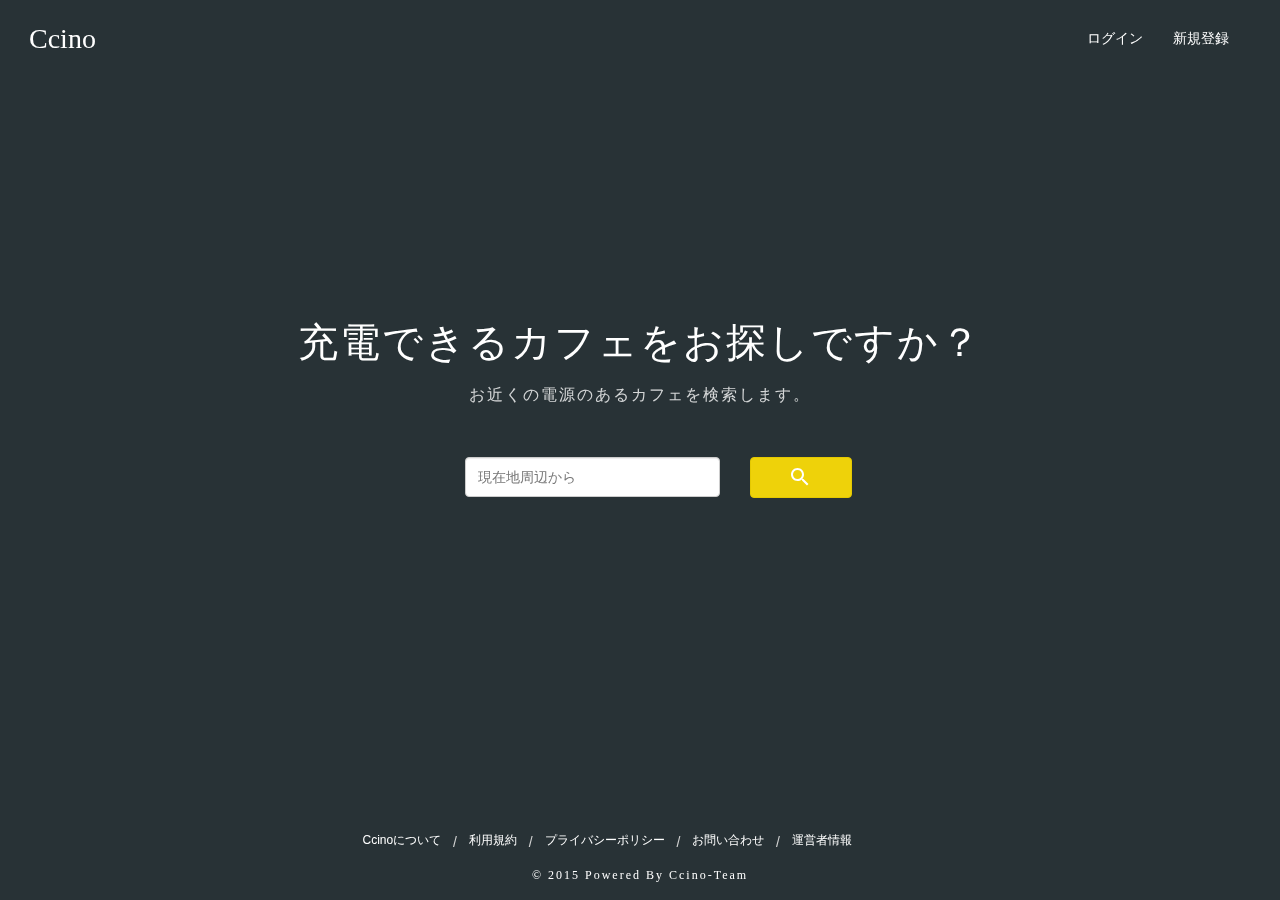
<file: index.html>
<!DOCTYPE html>
<html lang="ja">
<head>
	<title>Ccino</title>

    <!-- meta -->
	<meta charset="UTF-8">
    <meta name="description" content="#">
    <meta name="viewport" content="width=device-width, initial-scale=1.0">

    <!-- link -->
    <link rel="shortcut icon" href="images/favicon.ico" />
    <link rel="stylesheet" href="css/bootstrap.css" />
    <!--<link rel="stylesheet" href="css/bootstrap.min.css" />-->
    <link rel="stylesheet" href="https://code.ionicframework.com/ionicons/2.0.1/css/ionicons.min.css" />
    <!-- <link rel="stylesheet" href="https://cdnjs.cloudflare.com/ajax/libs/animate.css/3.1.1/animate.min.css"> -->
    <link rel="stylesheet" href="css/main.css">

    <!-- script -->
    <script src="js/bootstrap.js"></script>    
    <script src="js/bootstrap.min.js"></script>
    <script src="js/scripts.js"></script>
	<script src="js/jquery-1.12.0.min.js"></script>
    <script type="text/javascript">
        $(function(){
            var setImg = '#main-img';
            var fadeSpeed = 2400;
            var switchDelay = 2400;  
        
            $(setImg).children('img').css({opacity:'0'});
            // $(setImg + ' img:first').stop().animate({opacity:'1',zIndex:'20'},fadeSpeed); 

            setInterval(function(){
            $(setImg + ' :first-child').animate({opacity:'0'},fadeSpeed).next('img').animate({opacity:'1'},fadeSpeed).end().appendTo(setImg);
            },switchDelay);
        });
    </script>
</head>
<body>
    <div class="header">
        <div id="main-img">
                <img src="images/main_img_01.png">
                <img src="images/main_img_02.png">
                <img src="images/main_img_03.png">
                <img src="images/main_img_04.png">
        </div>

        <nav class="navbar navbar-default">
                <div class="container--fluid">
                    <div class="navbar-header">
                          <button type="button" class="navbar-toggle collapsed" data-toggle="collapse" data-target="#bs-example-navbar-collapse-1">
                                <svg width="40px" height="40px" viewBox="0 0 40 40">
                                <g id="Page-1" stroke="none" stroke-width="1" fill="none" fill-rule="evenodd" sketch:type="MSPage">
                                <g id="ic_menu_black_24px" sketch:type="MSLayerGroup" transform="translate(-3.000000, -6.000000)">
                                <path d="M0,0 L24,0 L24,24 L0,24 L0,0 Z" id="Shape" sketch:type="MSShapeGroup"></path>
                                <path d="M3,18 L21,18 L21,16 L3,16 L3,18 L3,18 Z M3,13 L21,13 L21,11 L3,11 L3,13 L3,13 Z M3,6 L3,8 L21,8 L21,6 L3,6 L3,6 Z" id="Shape" fill="#FFFFFF" sketch:type="MSShapeGroup"></path>
                                </g>
                                </g>
                                </svg>
                          </button>
                            <a class="navbar-brand" href="#page-top">Ccino</a>
                    </div>

                    <div class="collapse navbar-collapse" id="bs-example-navbar-collapse-1">
                          <ul class="nav navbar-nav navbar-right">
                            <li><a href="signin.html">ログイン</a></li>        
                            <li><a href="signup.html">新規登録</a></li>
                          </ul>
                    </div>
                </div>
        </nav>



        <div class="header-content">
            <div class="inner">
                <h1>充電できるカフェをお探しですか？</h1>
                <p>お近くの電源のあるカフェを検索します。</p>
            </div>
            <div class="row">
                <div class="col-md-4 col-xs-1"></div>
                　　 <div class="col-md-4 col-xs-16">
                        <div class="col-md-9 col-xs-18">
                            <form role="form">
                                <div class="form-group">
                                    <input type="search" class="form-control" list="area-list" placeholder="現在地周辺から">
                                    <datalist id="area-list">
                                        <option value="東京都"></option>
                                        <option value="神奈川県"></option>
                                        <option value="埼玉県"></option>
                                    </datalist>
                                </div>
                            </form>
                        </div>
                        <div class="col-md-3 col-xs-18">  
                            <button type="submit" class="btn btn-default" style="padding-top:4px; padding-bottom:4px; padding-left:40px; padding-right:40px;">
                                    <svg width="20px" height="20px" viewBox="0 0 20 20" style="margin-top:6px;">
                                        <g id="Page-1" stroke="none" stroke-width="1" fill="none" fill-rule="evenodd" sketch:type="MSPage">
                                            <g id="ic_search_black_24px" sketch:type="MSLayerGroup" transform="translate(-3.000000, -3.000000)">
                                                <path d="M15.5,14 L14.71,14 L14.43,13.73 C15.41,12.59 16,11.11 16,9.5 C16,5.91 13.09,3 9.5,3 C5.91,3 3,5.91 3,9.5 C3,13.09 5.91,16 9.5,16 C11.11,16 12.59,15.41 13.73,14.43 L14,14.71 L14,15.5 L19,20.49 L20.49,19 L15.5,14 L15.5,14 Z M9.5,14 C7.01,14 5,11.99 5,9.5 C5,7.01 7.01,5 9.5,5 C11.99,5 14,7.01 14,9.5 C14,11.99 11.99,14 9.5,14 L9.5,14 Z" id="Shape" fill="#FFFFFF" sketch:type="MSShapeGroup"></path>
                                                <path d="M0,0 L20,0 L20,20 L0,20 L0,0 Z" id="Shape" sketch:type="MSShapeGroup"></path>
                                            </g>
                                        </g>
                                    </svg>
                            </button>                        
                        </div>
                    </div>
                <div class="col-md-4 col-xs-1"></div>
            </div>
        </div>
    </div>

    <div class="footer">
        <div class="container">
            <div class="row">
                <div class="col-md-3"></div>
                <div class="col-md-6">
                    <ul>
                        <li><a href="#about-ccino">Ccinoについて</a></li>
                        <li>&nbsp;/&nbsp;</li>
                        <li><a href="#terms">利用規約</a></li>
                        <li>&nbsp;/&nbsp;</li>
                        <li><a href="#privacypolicy">プライバシーポリシー</a></li>
                        <li>&nbsp;/&nbsp;</li>
                        <li><a href="#contact">お問い合わせ</a></li>
                        <li>&nbsp;/&nbsp;</li>
                        <li><a href="#about-us">運営者情報</a></li>
                    </ul>
                </div>    
                <div class="col-md-3"></div>
            </div>

            <div class="row">
                <div class="col-md-12">
                    <h6 class="wide-space text-center">© 2015 Powered By Ccino-Team</h6>  
                </div>
            </div>
        </div>
    </div>
</body>
</html>
</file>
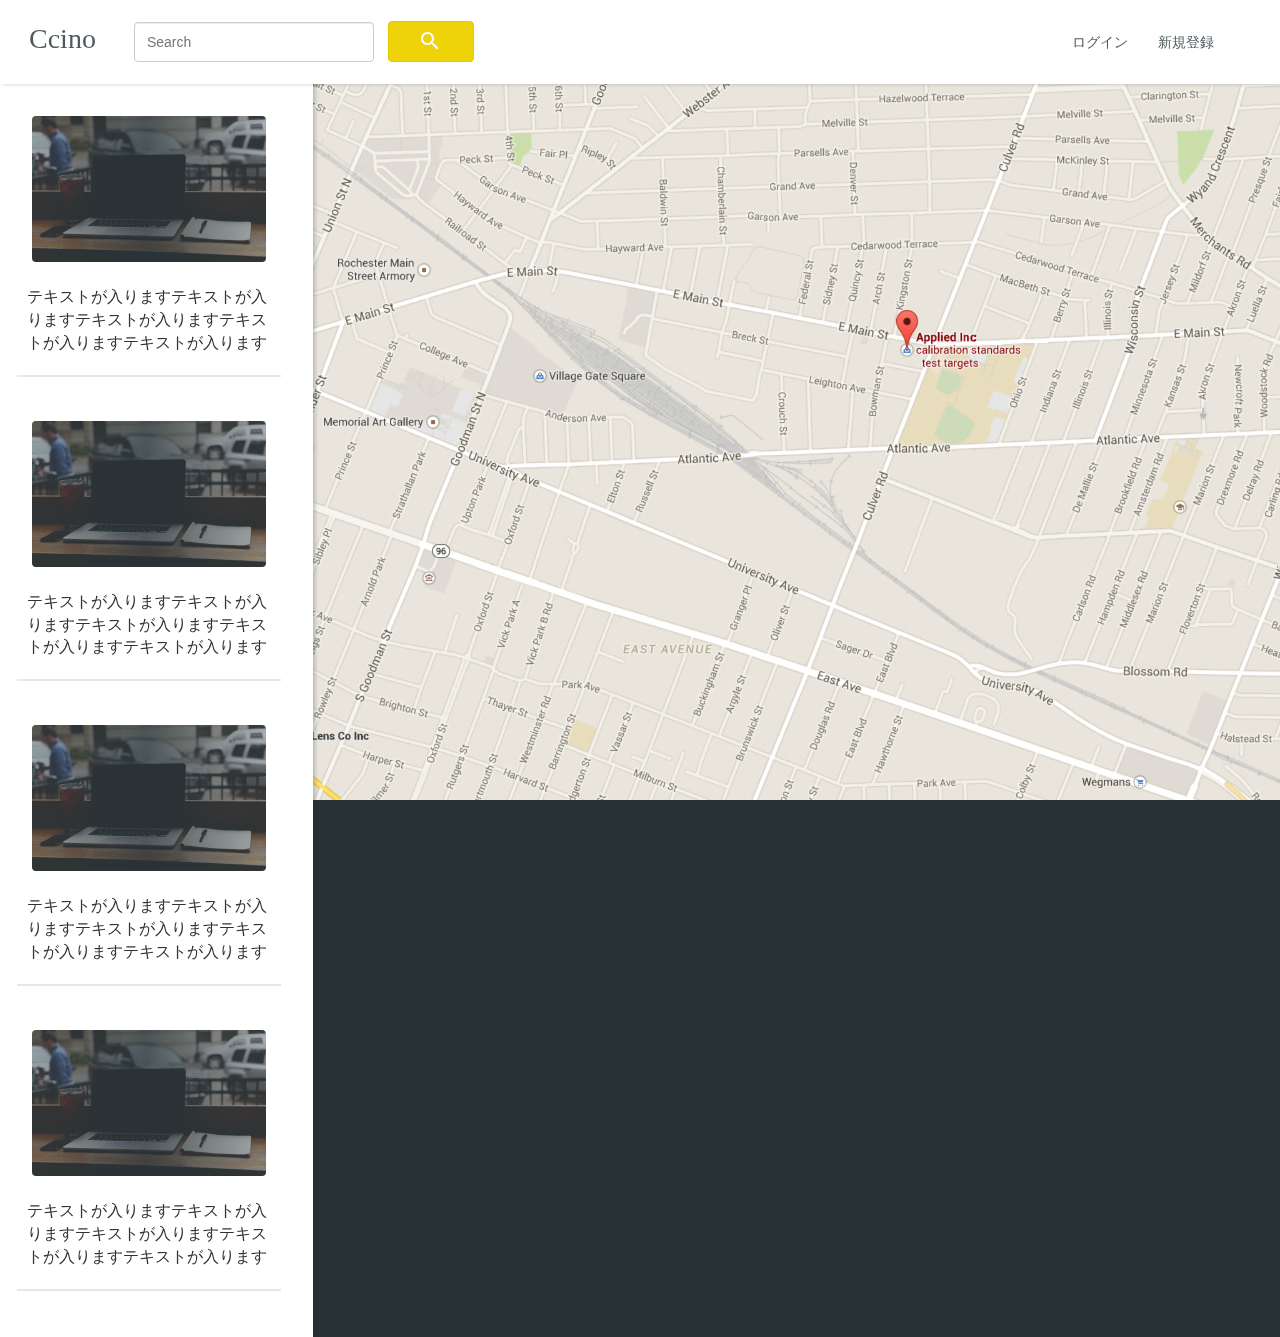
<file: searchresult.html>
<!DOCTYPE html>
<html lang="ja">
<head>
	<title>Ccino</title>

    <!-- meta -->
	<meta charset="UTF-8">
    <meta name="description" content="#">
    <meta name="viewport" content="width=device-width, initial-scale=1.0">

    <!-- link -->
    <link rel="shortcut icon" href="images/favicon.ico">
    <link rel="stylesheet" href="css/bootstrap.css">
    <!-- <link rel="stylesheet" href="css/bootstrap.min.css"> -->
    <link rel="stylesheet" href="https://code.ionicframework.com/ionicons/2.0.1/css/ionicons.min.css">
    <!-- <link rel="stylesheet" href="https://cdnjs.cloudflare.com/ajax/libs/animate.css/3.1.1/animate.min.css"> -->
    <link rel="stylesheet" href="css/main.css">

    <!-- script -->
    <script src="js/bootstrap.js"></script>    
    <script src="js/bootstrap.min.js"></script>
    <script src="js/scripts.js"></script>
	<script src="js/jquery-1.12.0.min.js"></script>  
</head>
<body>
    <div class="container-fluid" style="padding: 0;">    
       
        <!-- map -->
        <div class="row">
            <div class="map col-md-12" style="padding: 0;">
                    <img src="images/map-sample.png">
            </div>
        </div>

        <!-- sidemenu -->
        <div class="row">
            <div class="sidemenu col-md-3" style="padding: 0;">
                <ul class="store-info" style="overflow: scroll; outline: none;">
                    <li>
                          <a href="#">
                            <img src="images/store-sample.png" class="sidemenu-thumbnail">
                            <span>
                                <i class="ion-ios-play"></i>
                            </span>
                          </a>
                          <a href="#">テキストが入りますテキストが入りますテキストが入りますテキストが入りますテキストが入ります</a>
                    </li>
                    <li>
                          <a href="#">
                            <img src="images/store-sample.png" class="sidemenu-thumbnail">
                            <span>
                                <i class="ion-ios-play"></i>
                            </span>
                          </a>
                          <a href="#">テキストが入りますテキストが入りますテキストが入りますテキストが入りますテキストが入ります</a>
                    </li>
                    <li>
                          <a href="#">
                            <img src="images/store-sample.png" class="sidemenu-thumbnail">
                            <span>
                                <i class="ion-ios-play"></i>
                            </span>
                          </a>
                          <a href="#">テキストが入りますテキストが入りますテキストが入りますテキストが入りますテキストが入ります</a>
                    </li>
                    <li>
                          <a href="#">
                            <img src="images/store-sample.png" class="sidemenu-thumbnail">
                            <span>
                                <i class="ion-ios-play"></i>
                            </span>
                          </a>
                          <a href="#">テキストが入りますテキストが入りますテキストが入りますテキストが入りますテキストが入ります</a>
                    </li>                           
                </ul> 
            </div>
            <div class="col-md-9">
            </div>
        </div> 
        

        <!-- nav -->
        <div class="row">
            <div class="header" style="position: fixed; top: 0; left: 0;">
                <nav class="navbar navbar-default-02">
                        <div class="container-fluid">
                            <div class="navbar-header">
                                  <button type="button" class="navbar-toggle collapsed" data-toggle="collapse" data-target="#bs-example-navbar-collapse-1">
                                        <svg width="40px" height="40px" viewBox="0 0 40 40">
                                        <g id="Page-1" stroke="none" stroke-width="1" fill="none" fill-rule="evenodd" sketch:type="MSPage">
                                        <g id="ic_menu_black_24px" sketch:type="MSLayerGroup" transform="translate(-3.000000, -6.000000)">
                                        <path d="M0,0 L24,0 L24,24 L0,24 L0,0 Z" id="Shape" sketch:type="MSShapeGroup"></path>
                                        <path d="M3,18 L21,18 L21,16 L3,16 L3,18 L3,18 Z M3,13 L21,13 L21,11 L3,11 L3,13 L3,13 Z M3,6 L3,8 L21,8 L21,6 L3,6 L3,6 Z" id="Shape" fill="#FFFFFF" sketch:type="MSShapeGroup"></path>
                                        </g>
                                        </g>
                                        </svg>
                                  </button>
                                    <a class="navbar-brand" href="#page-top" style="">Ccino</a>
                            </div>

                            <div class="collapse navbar-collapse" id="bs-example-navbar-collapse-1">
                                  <form class="navbar-form navbar-left" role="search">
                                    <div class="form-group">
                                      <input type="text" class="form-control" placeholder="Search">
                                    </div>
                                    <button type="submit" class="btn btn-default" style="padding-top:4px; padding-bottom:4px; padding-left:32px; padding-right:32px;">
                                        <svg width="20px" height="20px" viewBox="0 0 20 20"  style="margin-top:6px;">
                                                <g id="Page-1" stroke="none" stroke-width="1" fill="none" fill-rule="evenodd" sketch:type="MSPage">
                                                        <g id="ic_search_black_24px" sketch:type="MSLayerGroup" transform="translate(-3.000000, -3.000000)">
                                                            <path d="M15.5,14 L14.71,14 L14.43,13.73 C15.41,12.59 16,11.11 16,9.5 C16,5.91 13.09,3 9.5,3 C5.91,3 3,5.91 3,9.5 C3,13.09 5.91,16 9.5,16 C11.11,16 12.59,15.41 13.73,14.43 L14,14.71 L14,15.5 L19,20.49 L20.49,19 L15.5,14 L15.5,14 Z M9.5,14 C7.01,14 5,11.99 5,9.5 C5,7.01 7.01,5 9.5,5 C11.99,5 14,7.01 14,9.5 C14,11.99 11.99,14 9.5,14 L9.5,14 Z" id="Shape" fill="#FFFFFF" sketch:type="MSShapeGroup"></path>
                                                            <path d="M0,0 L20,0 L20,20 L0,20 L0,0 Z" id="Shape" sketch:type="MSShapeGroup"></path>
                                                        </g>
                                                </g>
                                        </svg>
                                    </button>
                                  </form>
                                  <ul class="nav navbar-nav navbar-right">
                                    <li><a href="#sign-in">ログイン</a></li>        
                                    <li><a href="#sign-up">新規登録</a></li>
                                  </ul>
                            </div>
                        </div>
                 </nav>
            </div>
        </div>

    </div>
</body>
</html>
</file>
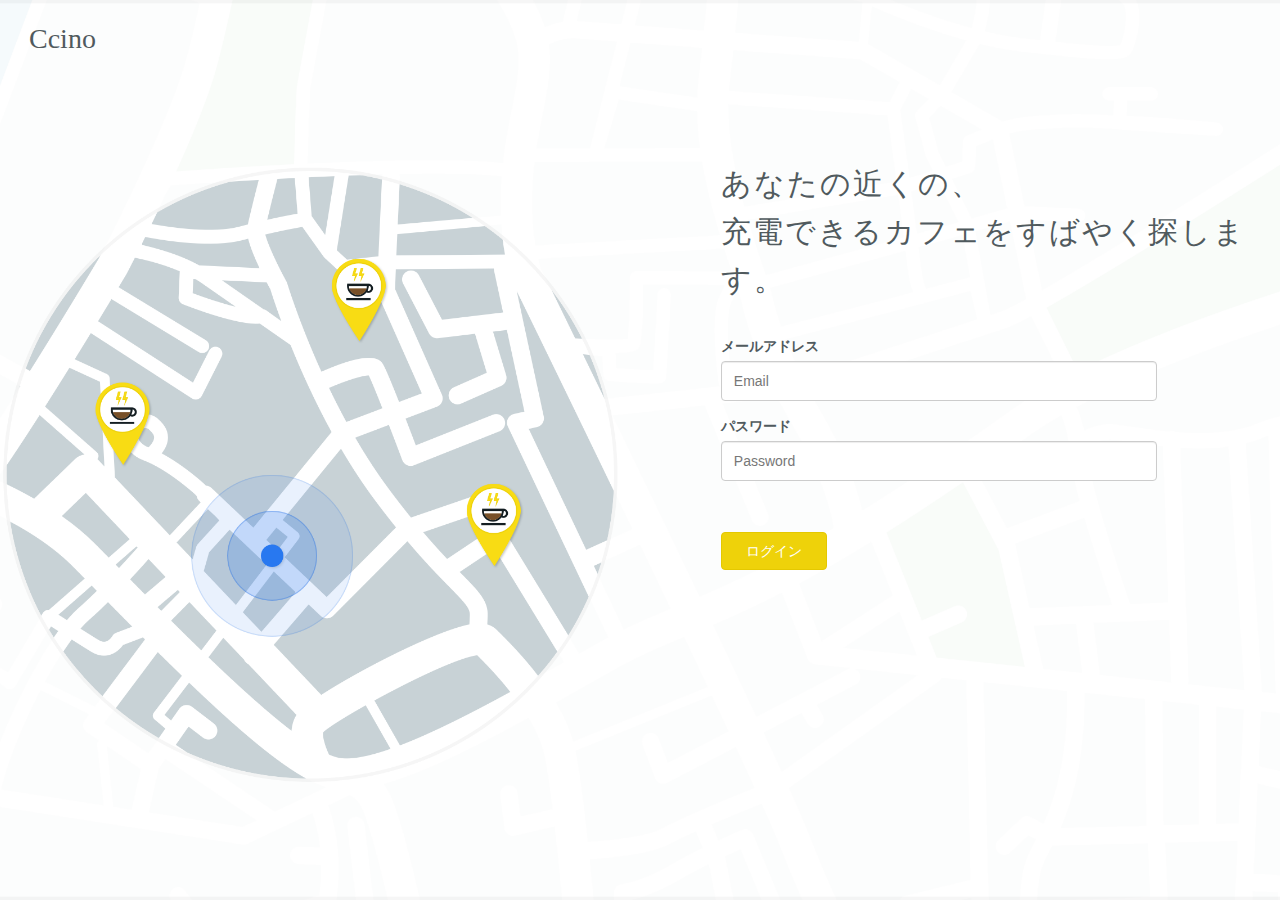
<file: signin.html>
<!DOCTYPE html>
<html lang="ja">
<head>
	<title>Ccino-サインイン</title>

    <!-- meta -->
	<meta charset="UTF-8">
    <meta name="description" content="#">
    <meta name="viewport" content="width=device-width, initial-scale=1.0">

    <!-- link -->
    <link rel="shortcut icon" href="images/favicon.ico">
    <link rel="stylesheet" href="css/bootstrap.css">
<!--     <link rel="stylesheet" href="css/bootstrap.min.css">
 -->    <link rel="stylesheet" href="https://code.ionicframework.com/ionicons/2.0.1/css/ionicons.min.css">
    <!-- <link rel="stylesheet" href="https://cdnjs.cloudflare.com/ajax/libs/animate.css/3.1.1/animate.min.css"> -->
    <link rel="stylesheet" href="css/main.css">

    <!-- script -->
    <script src="js/bootstrap.js"></script>    
    <script src="js/bootstrap.min.js"></script>
    <script src="js/scripts.js"></script>
	<script src="js/jquery-1.12.0.min.js"></script>
    <script type="text/javascript">
        $(function(){
            var setImg = '#main-img';
            var fadeSpeed = 2400;
            var switchDelay = 2400;  
        
            $(setImg).children('img').css({opacity:'0'});
            // $(setImg + ' img:first').stop().animate({opacity:'1',zIndex:'20'},fadeSpeed); 

            setInterval(function(){
            $(setImg + ' :first-child').animate({opacity:'0'},fadeSpeed).next('img').animate({opacity:'1'},fadeSpeed).end().appendTo(setImg);
            },switchDelay);
        });
    </script>
</head>

<body class="signinbg" background="images/signup-bg.png">
    
    <div class="header">
		<nav class="navbar navbar-default">
                <div class="container--fluid">
                    <div class="navbar-header">
                          <button type="button" class="navbar-toggle collapsed" data-toggle="collapse" data-target="#bs-example-navbar-collapse-1">
                                <svg width="40px" height="40px" viewBox="0 0 40 40">
                                <g id="Page-1" stroke="none" stroke-width="1" fill="none" fill-rule="evenodd" sketch:type="MSPage">
                                <g id="ic_menu_black_24px" sketch:type="MSLayerGroup" transform="translate(-3.000000, -6.000000)">
                                <path d="M0,0 L24,0 L24,24 L0,24 L0,0 Z" id="Shape" sketch:type="MSShapeGroup"></path>
                                <path d="M3,18 L21,18 L21,16 L3,16 L3,18 L3,18 Z M3,13 L21,13 L21,11 L3,11 L3,13 L3,13 Z M3,6 L3,8 L21,8 L21,6 L3,6 L3,6 Z" id="Shape" fill="#FFFFFF" sketch:type="MSShapeGroup"></path>
                                </g>
                                </g>
                                </svg>
                          </button>
                            <a class="navbar-brand" href="index.html" style="color: #505A5E;">Ccino</a>
                    </div>
                </div>
		</nav>
	</div>

	<div class="signinright">
		<div class="message">
			<div class="col-md-6"></div>
			<div class="col-md-6">
                <div class="col-md-1"></div>
                <div class="col-md-11">
                    
    				<h1 class="signinmessage">あなたの近くの、<br>
    				充電できるカフェをすばやく探します。</h1>


    				<form class="form-horizontal" role="form">
      					<div class="form-group">
                            <div class="col-md-12 col-sm-12">
            					<label class="signup-label" for="inputEmail3">メールアドレス</label>
                            </div>
        					<div class="col-md-10 col-sm-12">
          					    <input type="email" class="form-control" id="inputEmail3" placeholder="Email">
        					</div>
      					</div>
      				
      					<div class="form-group">
                            <div class="col-md-12 col-sm-12">
            					<label class="signup-label" for="inputPassword3">パスワード</label>
                            </div> 
        					<div class="col-md-10 col-sm-12">
          		    			<input type="password" class="form-control" id="inputPassword3" placeholder="Password">
        					</div>
      					</div>
      				
      					<div class="form-group">
        					<div class="signupright-btns col-md-12 col-sm-12">
                					<button type="submit" class="btn btn-default" id="signupright-btn">ログイン</button>
        					</div>
      					</div>
    				</form>
                </div>
			</div>
		</div>
	</div>   
</body>
</html>
</file>
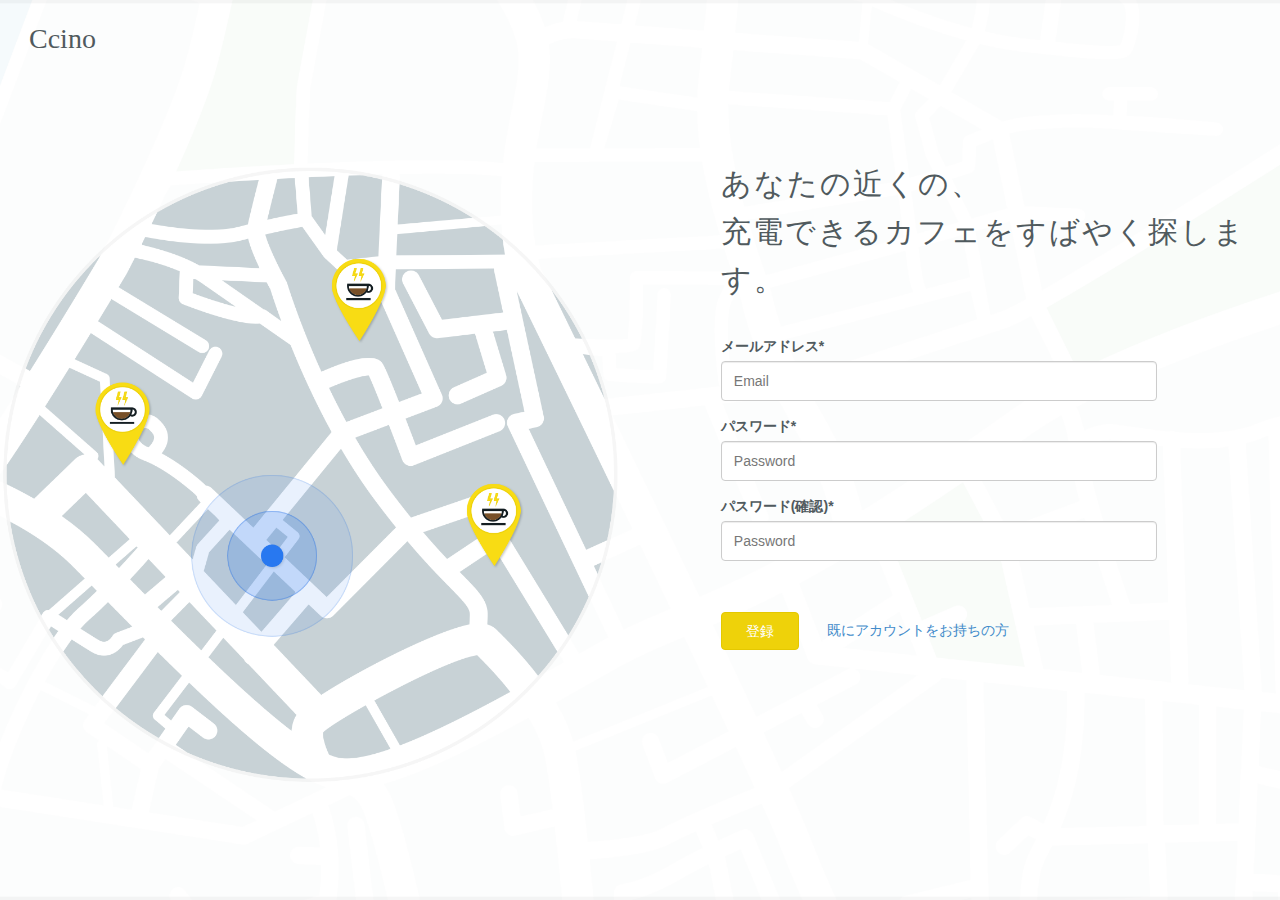
<file: signup.html>
<!DOCTYPE html>
<html lang="ja">
<head>
	<title>Ccino-新規登録</title>

    <!-- meta -->
	<meta charset="UTF-8">
    <meta name="description" content="#">
    <meta name="viewport" content="width=device-width, initial-scale=1.0">

    <!-- link -->
    <link rel="shortcut icon" href="images/favicon.ico">
    <link rel="stylesheet" href="css/bootstrap.css">
<!--     <link rel="stylesheet" href="css/bootstrap.min.css">
 -->    <link rel="stylesheet" href="https://code.ionicframework.com/ionicons/2.0.1/css/ionicons.min.css">
    <!-- <link rel="stylesheet" href="https://cdnjs.cloudflare.com/ajax/libs/animate.css/3.1.1/animate.min.css"> -->
    <link rel="stylesheet" href="css/main.css">

    <!-- script -->
    <script src="js/bootstrap.js"></script>    
    <script src="js/bootstrap.min.js"></script>
    <script src="js/scripts.js"></script>
	<script src="js/jquery-1.12.0.min.js"></script>
      
</head>

<body class="signinbg" background="images/signup-bg.png">

    <div class="header">
            <nav class="navbar navbar-default">
                <div class="container--fluid">
                    <div class="navbar-header">
                          <button type="button" class="navbar-toggle collapsed" data-toggle="collapse" data-target="#bs-example-navbar-collapse-1">
                                <svg width="40px" height="40px" viewBox="0 0 40 40">
                                <g id="Page-1" stroke="none" stroke-width="1" fill="none" fill-rule="evenodd" sketch:type="MSPage">
                                <g id="ic_menu_black_24px" sketch:type="MSLayerGroup" transform="translate(-3.000000, -6.000000)">
                                <path d="M0,0 L24,0 L24,24 L0,24 L0,0 Z" id="Shape" sketch:type="MSShapeGroup"></path>
                                <path d="M3,18 L21,18 L21,16 L3,16 L3,18 L3,18 Z M3,13 L21,13 L21,11 L3,11 L3,13 L3,13 Z M3,6 L3,8 L21,8 L21,6 L3,6 L3,6 Z" id="Shape" fill="#FFFFFF" sketch:type="MSShapeGroup"></path>
                                </g>
                                </g>
                                </svg>
                          </button>
                            <a class="navbar-brand" href="index.html" style="color: #505A5E">Ccino</a>
                    </div>
                </div>
            </nav>
    </div>

<div class="signupright">
    <div class="message">
        <div class="col-md-6"></div>
            <div class="col-md-6">
                <div class="col-md-1"></div>
                <div class="col-md-11">
                   
                
                        <h1 class="signupmessage">あなたの近くの、<br>
                        充電できるカフェをすばやく探します。</h1>

                        <form class="form-horizontal" role="form">
                            <div class="form-group">
                                <div class="col-md-12 col-sm-12">
                                    <label class="signup-label" for="inputEmail3">メールアドレス*</label>
                                </div>
                                <div class="col-md-10 col-sm-12">
                                    <input type="email" class="form-control" id="inputEmail3" placeholder="Email">
                                </div>
                            </div>

                            <div class="form-group">
                                <div class="col-md-12 col-sm-12">
                                    <label class="signup-label" for="inputPassword3">パスワード*</label>
                                </div>
                                <div class="col-md-10 col-sm-12">
                                     <input type="password" class="form-control" id="inputPassword3" placeholder="Password">
                                </div>
                            </div>

                            <div class="form-group">
                                <div class="col-md-12 col-sm-12">
                                    <label class="signup-label"　for="inputPassword3">パスワード(確認)*</label>
                                </div>  
                                <div class="col-md-10 col-sm-12">
                                    <input type="password" class="form-control" id="inputPassword3" placeholder="Password">
                                </div>
                            </div>

                            <div class="form-group">
                                <div class="signupright-btns col-md-12 col-sm-12">
                                        <button type="submit" class="btn btn-default" id="signupright-btn">登録</button>
                                        <a class="haveaccount" href="signin.html">既にアカウントをお持ちの方</a>
                                </div>
                            </div>
                        </form>    
                </div>
            </div>
        </div>
    </div>
</body>
</html>
</file>
<file: css/main.css>
@import url(https://fonts.googleapis.com/css?family=Questrial);
@import url(http://fonts.googleapis.com/css?family=Dancing+Script:700);

html,
body {
    width: 100%;
    height: 100%;
    margin: 0;
    font-family: 'Helvetica Neue',Arial,sans-serif;
    background-color: #283236;
    color: #d3d3d3;
    webkit-tap-highlight-color: #222;
}


.header {
    position: relative;
    float: left;
    width: 100%;
    min-height: auto;
    text-align: center;
    color: #fff;
    background-position: center;
    -webkit-background-size: cover;
    -moz-background-size: cover;
    background-size: cover;
    -o-background-size: cover;
}

#main-img {
    position: fixed;
    min-width: 100%;
    min-height: 100%;
    text-align: left;
	overflow: hidden;
    top: 0;
    left: 0;
}

#main-img img {
	position: fixed;
    width: 100%;
    height: 100%;
    top: 0;
	left: 0;
}

.header .header-content {
    position: fixed;
    width: 100%;
    padding: 240px 40px;
    text-align: center;
    z-index: 2;
}

.header .header-content .inner h1 {
    margin-top: 0;
    margin-bottom: 20px;
    font-size: 40px;
    font-weight: normal;
    font-family: 'Helvetica Neue',Arial,sans-serif;
    color: #ffffff;
    letter-spacing: 2px;
}


.header .header-content .inner p{
    margin-bottom: 50px;
    font-size: 16px;
    font-family: 'Helvetica Neue',Arial,sans-serif;
    color: #ffffff;
    opacity: 0.8;
    letter-spacing: 2px;
}

.footer{
    position: fixed;
    float: left;
    left: 0;
    right: 0;
    bottom: 0;
    width: 100%;
    height: 80px;
}

.footer ul{
    list-style: none; 
    padding:0;
    margin:auto;
    text-align: center;
}
.footer li{
    padding: 0; 
    margin-right: 8px;
    margin-top: 12px;
    float: left;
    text-align: center;
}
.footer li a{
    margin-bottom: 10px;
    display: block;
    border-bottom: 0px;
    text-decoration: none;
    font-size: 12px;
    font-family: 'Helvetica Neue',Arial,sans-serif;
    color: #ffffff;
    text-align: left;
}

.footer h6 {
    margin-bottom: 20px;
    font-size: 12px;
    font-weight: normal;
    font-family: 'Kefa';
    color: #ffffff;
    letter-spacing: 2px;
}



/* searchresult.html */
.sidemenu{
    position: relative;
    float: left;
    left: 0;
    top: 0;
    bottom: 0;
    width: 25%;
    height: auto;
    background-color: #ffffff;
    box-shadow: 2px 0 4px rgba(20, 30, 34, 0.24);
}

.sidemenu ul.store-info{
    position: relative;
    float: left;
    width: 100%;
    height: 100%;
    margin-top: 40px;
    padding: 32px;
    list-style: none;
}

ul{
    display: block;
    list-style-type: disc;
    -webkit-margin-before: 1em;
    -webkit-margin-after: 1em;
    -webkit-margin-start: 0px;
    -webkit-margin-end: 0px;
    -webkit-padding-start: 40px;
}


.sidemenu ul.store-info li {
    padding: 20px 10px;
    border-bottom: 2px solid #e7e7e7;
    float: left;
    position: relative;
    text-decoration: none;
    z-index: 111;
    overflow: hidden;
    width: 100%;
}

.sidemenu ul.store-info li a{
    color: #333333;
    text-align: left;
    font-size: 16px;
    font-family: 'Helvetica Neue',Arial,sans-serif;
    width: 100%;
}

.sidemenu .sidemenu-thumbnail{
    position: relative;
    margin-top: 24px;
    margin-bottom: 24px;
    margin-left: 2%;
    margin-right: 2%;
    width: 96%;
    height: auto;
    border-radius: 4px;
}

.map{
    position: fixed;
    min-width: 100%;
    min-height: 100%;
    text-align: left;
    overflow: hidden;
    top: 80;
    left: 0;
}

.map img{
    width: 100%;
    height: 100%;
}


/* signin-up bg */
.signupbg{
    position: fixed;
    background-size: cover;
    background-position: center;
    background-attachment: fixed;
    background-repeat: no-repeat;
    background-color: #ffffff;
}


/* signin.html */
.signinbg{
    position: fixed;
    background-size: cover;
    background-position: center;
    background-attachment: fixed;
    background-repeat: no-repeat;
    background-color: #ffffff;
}

.signinright{
    color: #708090;
}

h1.signinmessage{
    font-size: 30px;
    font-family: 'Helvetica Neue',Arial,sans-serif;
    letter-spacing: 2px;
    line-height: 48px;
    color: rgb(80, 90, 94);
    margin-top: 80px;
    margin-bottom: 32px;
}


/* signup.html */

.signupright{
    color: #708090;
}

a.haveaccount{
    text-decoration: none;
    padding-top: 8px;
    padding-bottom: 8px;
    padding-left: 24px;
    padding-right: 24px;
}

h1.signupmessage{
    font-size: 30px;
    font-family: 'Helvetica Neue',Arial,sans-serif;
    letter-spacing: 2px;
    line-height: 48px;
    color: rgb(80, 90, 94);
    margin-top: 80px;
    margin-bottom: 32px;
}

.signupright-logo{
    text-align: center;
}

#signupright-btn{
    padding-top: 8px;
    padding-bottom: 8px;
    padding-left: 24px;
    padding-right: 24px;
}

.signupright-btns{
    margin-top: 36px;
}

.signup-label{
    color: rgb(80, 90, 94);
}
</file>
